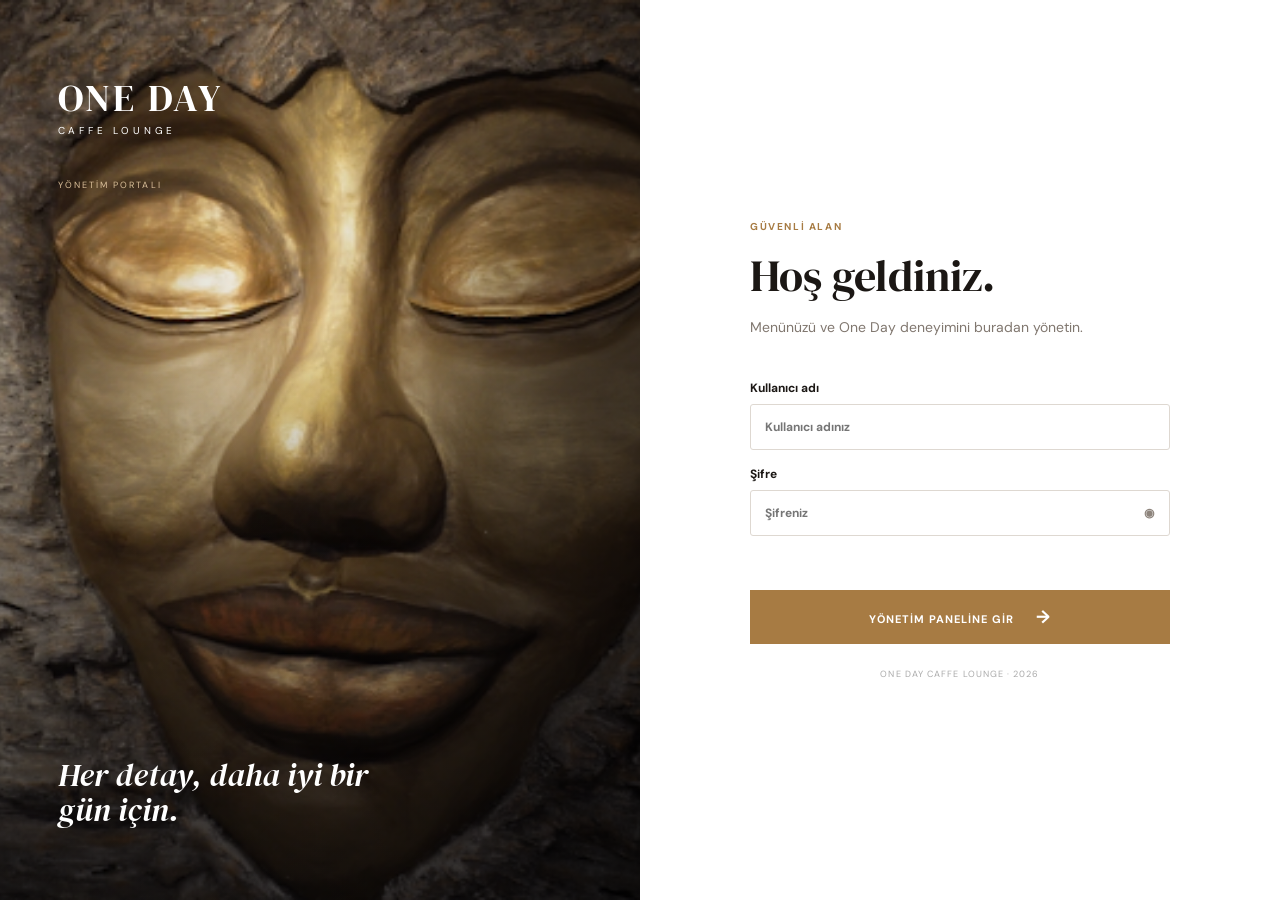
<file: admin-dashboard.html>
<!doctype html><html lang="tr"><head><meta charset="UTF-8"><meta name="viewport" content="width=device-width,initial-scale=1"><title>One Day | Yönetim Paneli</title><link rel="preconnect" href="https://fonts.googleapis.com"><link rel="preconnect" href="https://fonts.gstatic.com" crossorigin><link href="https://fonts.googleapis.com/css2?family=DM+Sans:wght@400;500;600;700&family=DM+Serif+Display:ital@0;1&display=swap" rel="stylesheet"><link rel="stylesheet" href="admin.css"></head><body>
<div class="app-shell" id="app-shell"><aside class="sidebar"><a class="admin-logo" href="#dashboard"><b>ONE DAY</b><span>CAFFE LOUNGE</span></a><p class="sidebar-label">YÖNETİM PANELİ</p><nav><button class="nav-item active" data-view="dashboard"><i>▦</i> Genel Bakış</button><button class="nav-item" data-view="categories"><i>◇</i> Kategoriler</button><button class="nav-item" data-view="products"><i>□</i> Ürünler</button><button class="nav-item" data-view="media"><i>◫</i> Görsel Arşivi</button><button class="nav-item" data-view="settings"><i>⚙</i> Site Ayarları</button></nav><div class="sidebar-bottom"><a href="index.html" target="_blank">↗ Siteyi görüntüle</a><a href="admin-logout.php">← Çıkış yap</a></div></aside><main class="workspace"><header class="topbar"><div><p>ONE DAY YÖNETİM</p><h1 id="page-title">Genel Bakış</h1></div><div class="admin-profile"><span>O</span><div><b>One Day Admin</b><small>Yönetici</small></div></div></header>
<section class="view active" id="dashboard"><div class="welcome"><div><p>MENÜ YÖNETİM MERKEZİ</p><h2>One Day menüsü, <em>tek bir yerde.</em></h2><span>Kategorileri, ürün açıklamalarını, fiyatları ve görselleri misafirlerinize sunulduğu haliyle yönetin.</span></div><div class="welcome-mark">OD</div></div><div class="stats"><article><i>◇</i><span>Toplam kategori</span><strong id="stat-categories">0</strong><small>Menü grupları</small></article><article><i>□</i><span>Toplam ürün</span><strong id="stat-products">0</strong><small>Menüde yayında</small></article><article><i>◫</i><span>Görsel sayısı</span><strong id="stat-media">0</strong><small>Yüklenen medya</small></article><article><i>↗</i><span>Son güncelleme</span><strong id="stat-updated">—</strong><small>İçerik hareketi</small></article></div><div class="content-card recent"><div class="card-heading"><div><p>MENÜ YAPISI</p><h3>Kategorileriniz</h3></div><button class="text-action" data-go="categories">TÜMÜNÜ GÖR →</button></div><div class="category-summary" id="category-summary"></div></div></section>
<section class="view" id="categories"><div class="view-head"><div><p>KATEGORİ YÖNETİMİ</p><h2>Menü Kategorileri</h2><span>İsimleri ve kapak görsellerini buradan düzenleyin.</span></div><button class="gold-button open-modal" data-modal="category-modal">+ YENİ KATEGORİ</button></div><div class="management-grid" id="category-list"></div></section>
<section class="view" id="products"><div class="view-head"><div><p>ÜRÜN YÖNETİMİ</p><h2>Menü Ürünleri</h2><span>İçerik, fiyat, kategori ve görsel bilgilerini güncel tutun.</span></div><button class="gold-button open-modal" data-modal="product-modal">+ YENİ ÜRÜN</button></div><div class="filter-row"><select id="product-filter"><option value="all">Tüm kategoriler</option></select><span id="product-count"></span></div><div class="product-admin-grid" id="product-list"></div></section>
<section class="view" id="media"><div class="view-head"><div><p>MEDYA ARŞİVİ</p><h2>Görseller</h2><span>Kategorilerde ve ürünlerde kullandığınız görseller.</span></div><label class="gold-button upload-trigger">+ GÖRSEL YÜKLE<input type="file" id="media-upload" accept="image/*" hidden></label></div><div class="media-grid" id="media-list"></div></section>
<section class="view" id="settings"><div class="view-head"><div><p>SİTE AYARLARI</p><h2>Görünüm ve Banner</h2><span>Ziyaretçi sitesinin ana görünümünü buradan kişiselleştirin.</span></div></div><div class="settings-grid"><form class="content-card setting-form" id="settings-form"><div class="card-heading"><div><p>ANA SAYFA</p><h3>Hero banner</h3></div></div><label>Hero banner görsel bağlantısı<input id="hero-image-setting" placeholder="https://... veya görsel yolu"></label><label>Özel CSS kodu<textarea id="custom-css-setting" spellcheck="false" placeholder="/* Örnek */&#10;.hero { min-height: 100vh; }"></textarea></label><small>Bu CSS kodu ziyaretçi sitesinin görünümüne eklenir.</small><button class="gold-button" type="submit">AYARLARI KAYDET</button></form><aside class="settings-note"><span>✦</span><h3>İpucu</h3><p>Hero görseli için projedeki bir dosya adı ya da tam bir görsel bağlantısı kullanabilirsiniz. Özel CSS alanı, renk, tipografi ve banner efektlerini değiştirmenizi sağlar.</p></aside></div></section>
</main></div>
<dialog class="modal" id="category-modal"><form method="dialog" class="modal-card" id="category-form"><button class="close" value="cancel">×</button><p>KATEGORİ</p><h2 id="category-modal-title">Yeni kategori</h2><input type="hidden" id="category-id"><label>Kategori adı<input id="category-name" required placeholder="Örn. Kahveler"></label><label>Kapak görseli<input class="image-input" id="category-image" type="file" accept="image/*"><span class="file-name">Görsel seçilmedi</span></label><img class="form-preview" id="category-preview" alt="Önizleme"><button class="gold-button" value="default" type="submit">KATEGORİYİ KAYDET</button></form></dialog>
<dialog class="modal" id="product-modal"><form method="dialog" class="modal-card" id="product-form"><button class="close" value="cancel">×</button><p>ÜRÜN</p><h2 id="product-modal-title">Yeni ürün</h2><input type="hidden" id="product-id"><div class="two-col"><label>Ürün adı<input id="product-name" required placeholder="Ürün adı"></label><label>Kategori<select id="product-category" required></select></label></div><div class="two-col"><label>Fiyat<input id="product-price" required placeholder="Örn. 180 ₺"></label><label>Ürün görseli<input class="image-input" id="product-image" type="file" accept="image/*"><span class="file-name">Görsel seçilmedi</span></label></div><label>Ürün içeriği / açıklama<textarea id="product-description" required placeholder="Ürünün içinde neler var?"></textarea></label><img class="form-preview" id="product-preview" alt="Önizleme"><button class="gold-button" value="default" type="submit">ÜRÜNÜ KAYDET</button></form></dialog><script src="admin.js"></script></body></html>
</file>
<file: admin.css>
:root{--ink:#1b1714;--muted:#80776f;--cream:#f5f2ee;--white:#fff;--gold:#a77b43;--line:#e7e1da;--dark:#201a16}*{box-sizing:border-box}body{margin:0;background:var(--cream);font:14px 'DM Sans',sans-serif;color:var(--ink)}button,input,select,textarea{font:inherit}button{cursor:pointer}.login-screen{height:100vh;min-height:600px;display:grid;grid-template-columns:1fr 1fr}.login-art{position:relative;overflow:hidden;background:#201813}.login-art img{width:100%;height:100%;object-fit:cover}.login-art__shade{position:absolute;inset:0;background:linear-gradient(90deg,#0003,#00000008 50%,#0008),linear-gradient(0deg,#000a,transparent 65%)}.login-brand,.login-art blockquote{position:absolute;color:white;left:9%;margin:0}.login-brand{top:8%;letter-spacing:.16em}.login-brand p{font:38px 'DM Serif Display';letter-spacing:.08em;margin:0}.login-brand span{font-size:10px;display:block;letter-spacing:.38em}.login-brand i{display:block;font-size:9px;color:#dbc09a;letter-spacing:.23em;margin-top:42px;font-style:normal}.login-art blockquote{bottom:8%;font:italic 32px 'DM Serif Display';max-width:360px;line-height:1.1}.login-panel{background:#fff;display:grid;place-items:center;padding:45px}.login-form{width:min(420px,100%)}.login-kicker,.view-head p,.card-heading p,.welcome p,.modal-card>p,.topbar p{font-size:10px;letter-spacing:.16em;font-weight:700;color:var(--gold);margin:0 0 12px}.login-form h1{font:44px 'DM Serif Display';margin:0 0 10px}.login-form>p{color:var(--muted);line-height:1.7;margin:0 0 40px}.login-form label,.modal-card label{display:grid;gap:8px;font-size:12px;font-weight:700;margin:16px 0}.login-form input,.modal-card input,.modal-card select,.modal-card textarea{border:1px solid #ded8d1;border-radius:3px;padding:14px;background:#fff;outline:none;width:100%}.login-form input:focus,.modal-card input:focus,.modal-card textarea:focus,.modal-card select:focus{border-color:var(--gold);box-shadow:0 0 0 3px #a77b4318}.password-wrap{position:relative}.password-wrap input{padding-right:45px}.password-wrap button{position:absolute;right:0;top:0;height:100%;width:43px;border:0;background:transparent;color:#8d847c}.login-error{color:#ac4740!important;min-height:20px;margin:10px 0!important;font-size:12px}.gold-button{border:0;background:var(--gold);color:#fff;padding:15px 20px;letter-spacing:.09em;font-size:11px;font-weight:700;transition:.2s}.gold-button:hover{background:#896238;transform:translateY(-1px)}.gold-button span{font-size:18px;margin-left:18px}.login-form .gold-button{width:100%;margin:8px 0 24px}.login-form small{display:block;text-align:center;color:#aaa;font-size:9px;letter-spacing:.12em}.app-shell{min-height:100vh;display:grid;grid-template-columns:250px 1fr}.sidebar{background:#211b17;color:#d9d2ca;padding:32px 18px;display:flex;flex-direction:column;position:fixed;inset:0 auto 0 0;width:250px}.admin-logo{color:#fff;text-decoration:none;text-align:center;margin-bottom:48px}.admin-logo b{font:28px 'DM Serif Display';letter-spacing:.09em;display:block}.admin-logo span{font-size:8px;letter-spacing:.35em}.sidebar-label{color:#83776d;font-size:9px;letter-spacing:.16em;margin:0 13px 13px}.sidebar nav{display:grid;gap:5px}.nav-item{border:0;color:#c2bab1;background:transparent;text-align:left;border-radius:4px;padding:13px;font-size:13px}.nav-item i{font-style:normal;color:#aa947e;width:25px;display:inline-block;font-size:17px}.nav-item:hover,.nav-item.active{background:#342b25;color:white}.nav-item.active i{color:#d8b170}.sidebar-bottom{margin-top:auto;display:grid;gap:14px;padding:15px 12px 0;border-top:1px solid #ffffff12}.sidebar-bottom a,.sidebar-bottom button{font-size:12px;color:#bdb3a8;background:none;border:0;text-align:left;text-decoration:none;padding:0}.workspace{grid-column:2;padding:0 54px 60px}.topbar{height:112px;border-bottom:1px solid var(--line);display:flex;align-items:center;justify-content:space-between}.topbar h1{font:28px 'DM Serif Display';margin:0}.topbar p{margin:0 0 4px}.admin-profile{display:flex;align-items:center;gap:10px}.admin-profile>span{width:36px;height:36px;border-radius:50%;display:grid;place-items:center;background:var(--dark);color:#e6c389;font:18px 'DM Serif Display'}.admin-profile b,.admin-profile small{display:block;font-size:11px}.admin-profile small{color:var(--muted);margin-top:3px}.mobile-menu{display:none}.view{display:none;padding-top:40px}.view.active{display:block}.welcome{background:#251d18;color:white;min-height:210px;padding:35px 42px;display:flex;justify-content:space-between;align-items:center;position:relative;overflow:hidden}.welcome p{color:#c4a678}.welcome h2{font:32px 'DM Serif Display';font-weight:400;margin:0 0 14px}.welcome h2 em{color:#e1bd7b}.welcome span{color:#c0b7ad;max-width:500px;display:block;line-height:1.6}.welcome-mark{font:130px 'DM Serif Display';color:#ffffff0c}.stats{display:grid;grid-template-columns:repeat(4,1fr);gap:16px;margin:22px 0}.stats article,.content-card{background:#fff;border:1px solid var(--line)}.stats article{padding:20px;min-height:145px}.stats i{display:block;color:var(--gold);font-style:normal;font-size:21px;margin-bottom:13px}.stats span,.stats small{color:var(--muted);font-size:11px;display:block}.stats strong{font:31px 'DM Serif Display';display:block;margin:3px 0}.content-card{padding:27px}.card-heading,.view-head{display:flex;align-items:flex-end;justify-content:space-between}.card-heading h3,.view-head h2{font:26px 'DM Serif Display';font-weight:400;margin:0}.text-action{border:0;background:none;color:var(--gold);font-size:10px;font-weight:700;letter-spacing:.1em}.category-summary{display:grid;grid-template-columns:repeat(4,1fr);gap:14px;margin-top:25px}.summary-tile{height:130px;position:relative;overflow:hidden;color:white;padding:14px;display:flex;align-items:end}.summary-tile img{position:absolute;inset:0;width:100%;height:100%;object-fit:cover;filter:brightness(.55)}.summary-tile span{position:relative;font:18px 'DM Serif Display'}.view-head{margin-bottom:27px}.view-head>div>span{margin-top:8px;display:block;color:var(--muted)}.management-grid{display:grid;grid-template-columns:repeat(auto-fill,minmax(230px,1fr));gap:17px}.category-manage,.admin-product,.media-item{background:#fff;border:1px solid var(--line);position:relative;overflow:hidden}.category-manage img{height:160px;width:100%;object-fit:cover}.category-manage .info{padding:15px;display:flex;justify-content:space-between;align-items:center}.category-manage h3,.admin-product h3{font:19px 'DM Serif Display';margin:0}.category-manage small{color:var(--muted);margin-top:5px;display:block}.icon-actions{display:flex;gap:7px}.icon-actions button{background:#f6f2ec;border:0;width:30px;height:30px;color:#6d6259}.icon-actions .delete{color:#ad5149}.filter-row{display:flex;align-items:center;gap:12px;margin:-5px 0 24px}.filter-row select{border:1px solid var(--line);padding:10px 15px;background:#fff;color:var(--ink)}.filter-row span{font-size:12px;color:var(--muted)}.product-admin-grid{display:grid;grid-template-columns:repeat(auto-fill,minmax(270px,1fr));gap:17px}.admin-product img{height:180px;width:100%;object-fit:cover}.admin-product .product-info{padding:15px}.admin-product p{color:var(--muted);font-size:12px;line-height:1.55;height:38px;overflow:hidden}.product-meta{display:flex;justify-content:space-between;align-items:center}.product-meta span{color:var(--gold);font-weight:700}.product-meta small{font-size:10px;color:var(--muted)}.media-grid{display:grid;grid-template-columns:repeat(auto-fill,minmax(170px,1fr));gap:13px}.media-item{height:170px}.media-item img{width:100%;height:100%;object-fit:cover}.media-item button{position:absolute;right:8px;top:8px;border:0;background:#fff;color:#ad5149;width:28px;height:28px;border-radius:50%;opacity:0}.media-item:hover button{opacity:1}.modal{border:0;padding:0;background:transparent;width:min(600px,calc(100% - 30px));max-height:92vh}.modal::backdrop{background:#1d1713a8;backdrop-filter:blur(3px)}.modal-card{padding:32px;background:white;position:relative}.modal-card h2{font:29px 'DM Serif Display';margin:0 0 22px}.close{position:absolute;right:15px;top:12px;border:0;background:none;font-size:25px;color:#81776d}.two-col{display:grid;grid-template-columns:1fr 1fr;gap:15px}.modal-card textarea{min-height:110px;resize:vertical}.modal-card .gold-button{margin-top:12px;width:100%}.file-name{font-size:10px;color:var(--muted);font-weight:400}.form-preview{max-height:130px;width:100%;object-fit:cover;display:none;margin:5px 0}.form-preview.show{display:block}.upload-trigger{display:inline-flex;align-items:center}@media(max-width:850px){.login-screen{grid-template-columns:1fr}.login-art{display:none}.app-shell{grid-template-columns:1fr}.sidebar{transform:translateX(-100%);z-index:5;transition:.2s}.sidebar.open{transform:none}.workspace{grid-column:1;padding:0 20px 40px}.mobile-menu{display:block;border:0;background:none;font-size:22px;margin-right:13px}.topbar>div:first-of-type{margin-right:auto}.topbar{height:90px}.admin-profile{display:none}.stats{grid-template-columns:repeat(2,1fr)}.category-summary{grid-template-columns:repeat(2,1fr)}.welcome{padding:28px}.welcome-mark{display:none}.view-head{align-items:flex-start;gap:20px}.view-head .gold-button{white-space:nowrap}.two-col{grid-template-columns:1fr}}@media(max-width:480px){.stats{grid-template-columns:1fr 1fr}.welcome h2{font-size:27px}.view-head{display:block}.view-head .gold-button{margin-top:20px}.category-summary{grid-template-columns:1fr}.login-panel{padding:24px}}
</file>
